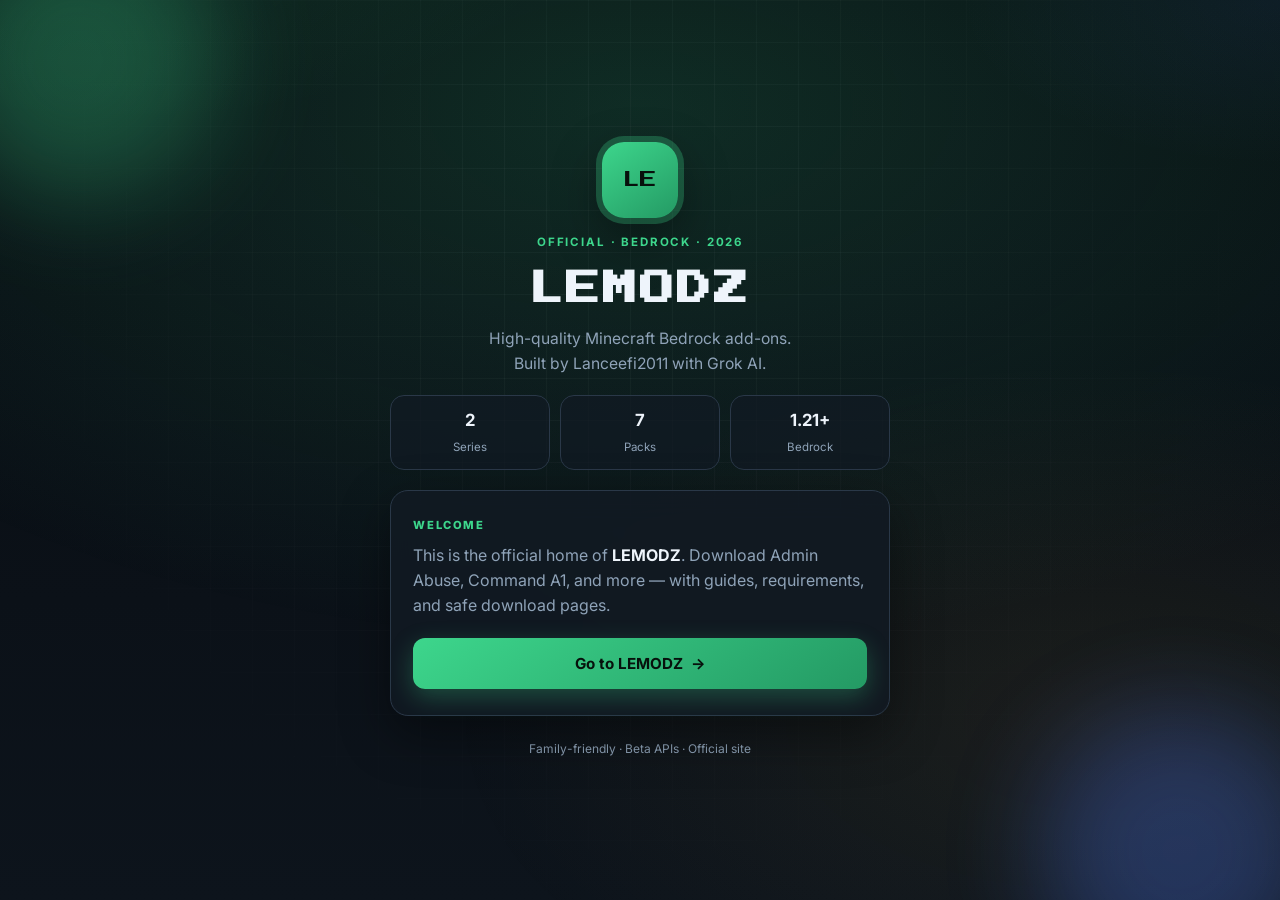
<file: index.html>
<!DOCTYPE html>
<html lang="en">
<head>
  <meta charset="UTF-8" />
  <meta name="viewport" content="width=device-width, initial-scale=1.0" />
  <title>LEMODZ — Official Website</title>
  <meta name="description" content="Official LEMODZ website. Minecraft Bedrock Edition mods by Lanceefi2011 & Grok AI." />
  <link rel="stylesheet" href="css/style.css" />
  <link rel="preconnect" href="https://fonts.googleapis.com" />
  <link rel="preconnect" href="https://fonts.gstatic.com" crossorigin />
  <link href="https://fonts.googleapis.com/css2?family=Press+Start+2P&family=Inter:wght@400;500;600;700;800&display=swap" rel="stylesheet" />
</head>
<body class="starter">
  <div class="starter-bg"></div>
  <div class="orb orb-a"></div>
  <div class="orb orb-b"></div>
  <main class="starter-content">
    <div class="logo-mark">LE</div>
    <p class="starter-kicker">Official · Bedrock · 2026</p>
    <h1 class="starter-title">LEMODZ</h1>
    <p class="starter-tagline">High-quality Minecraft Bedrock add-ons.<br>Built by Lanceefi2011 with Grok AI.</p>
    <div class="starter-stats">
      <div><strong>2</strong><span>Series</span></div>
      <div><strong>7</strong><span>Packs</span></div>
      <div><strong>1.21+</strong><span>Bedrock</span></div>
    </div>
    <div class="starter-card">
      <p class="welcome-label">Welcome</p>
      <p class="welcome-text">
        This is the official home of <strong>LEMODZ</strong>.
        Download Admin Abuse, Command A1, and more — with guides, requirements, and safe download pages.
      </p>
      <a href="main.html" class="btn btn-primary btn-go">
        Go to LEMODZ
        <span class="btn-arrow">→</span>
      </a>
    </div>
    <p class="starter-footer">Family-friendly · Beta APIs · Official site</p>
  </main>
</body>
</html>
</file>
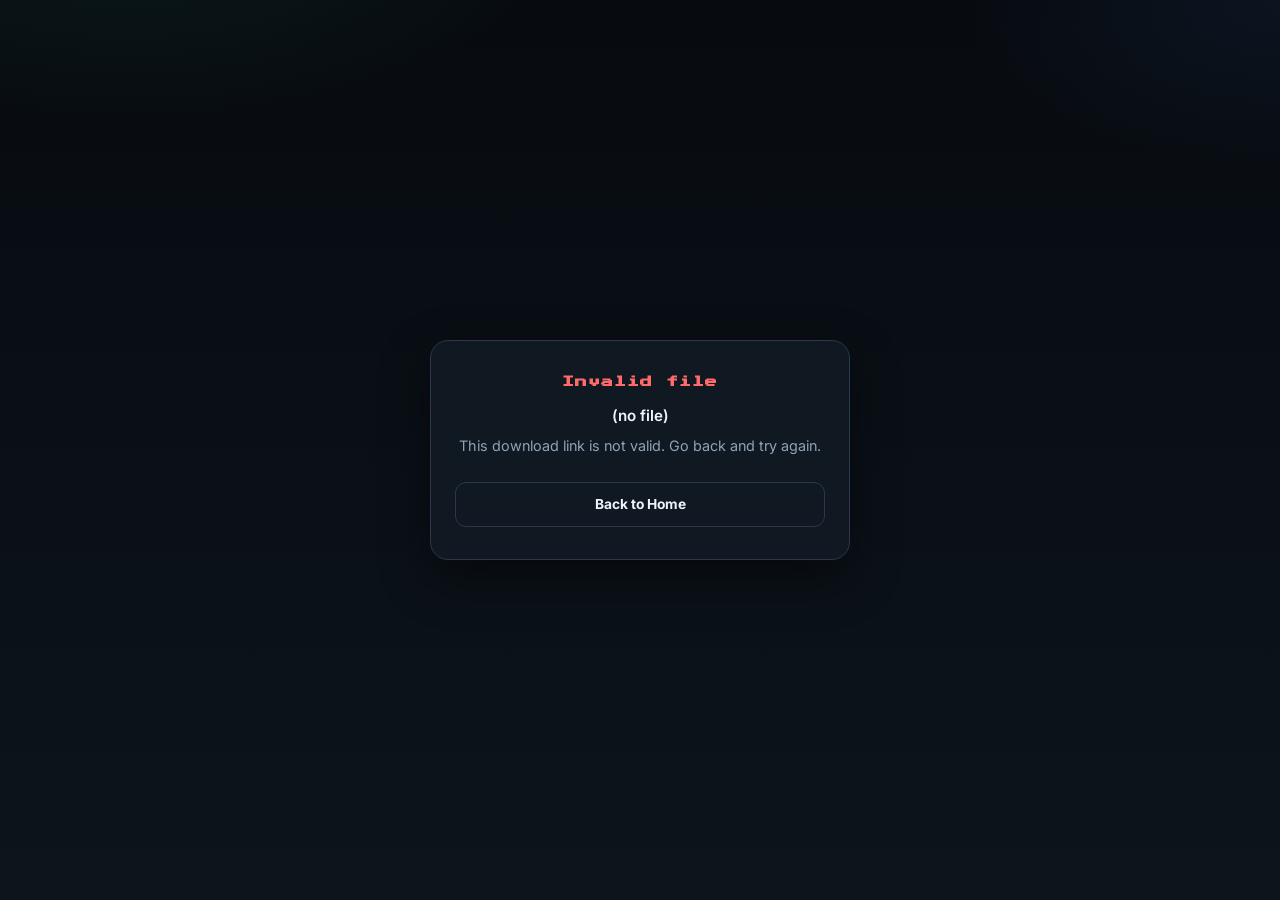
<file: download.html>
<!DOCTYPE html>
<html lang="en">
<head>
  <meta charset="UTF-8" />
  <meta name="viewport" content="width=device-width, initial-scale=1.0" />
  <title>LEMODZ — Downloading…</title>
  <link rel="stylesheet" href="css/style.css" />
  <link rel="preconnect" href="https://fonts.googleapis.com" />
  <link rel="preconnect" href="https://fonts.gstatic.com" crossorigin />
  <link href="https://fonts.googleapis.com/css2?family=Press+Start+2P&family=Inter:wght@400;600;700&display=swap" rel="stylesheet" />
  <style>
    .dl-page { min-height: 100vh; display: flex; align-items: center; justify-content: center; padding: 2rem 1.25rem; text-align: center; }
    .dl-card { background: var(--bg-card); border: 1px solid var(--border); border-radius: var(--radius); padding: 2rem 1.5rem; max-width: 420px; width: 100%; box-shadow: var(--shadow); }
    .dl-spinner { width: 48px; height: 48px; margin: 0 auto 1.25rem; border: 3px solid var(--border); border-top-color: var(--accent); border-radius: 50%; animation: spin 0.8s linear infinite; }
    @keyframes spin { to { transform: rotate(360deg); } }
    .dl-title { font-family: var(--pixel); font-size: 0.75rem; letter-spacing: 1px; margin-bottom: 0.75rem; color: var(--accent); }
    .dl-file { color: var(--text); font-weight: 600; font-size: 0.95rem; margin-bottom: 0.5rem; word-break: break-all; }
    .dl-status { color: var(--text-muted); font-size: 0.9rem; margin-bottom: 1.5rem; }
    .dl-actions { display: flex; flex-direction: column; gap: 0.65rem; }
    .dl-actions .btn { width: 100%; }
    .dl-error .dl-title { color: var(--danger); }
    .dl-done .dl-spinner { display: none; }
  </style>
</head>
<body>
  <div class="dl-page">
    <div class="dl-card" id="dl-card">
      <div class="dl-spinner" id="dl-spinner"></div>
      <h1 class="dl-title" id="dl-title">Preparing download</h1>
      <p class="dl-file" id="dl-file">…</p>
      <p class="dl-status" id="dl-status">Please wait a moment…</p>
      <div class="dl-actions">
        <a class="btn btn-download" id="dl-manual" href="#" style="display:none">Download again</a>
        <a class="btn btn-outline" href="main.html">Back to Home</a>
      </div>
    </div>
  </div>
  <script>
(function () {
  var ALLOWED = {
    "LEAdminAbuse-v1.1.0.mcaddon": true,
    "LEAdminAbuse_V1.1.0_Guide.xlsx": true,
    "LEAdminAbuse-v1.0.2.mcaddon": true,
    "LEAdminAbuse_V1.0.2_Guide.xlsx": true,
    "LEAdminAbuse-v1.0.1.mcaddon": true,
    "LEAdminAbuse_V1.0.1_Guide.xlsx": true,
    "LEAdminAbuse-v1.0.0.mcaddon": true,
    "LEAdminAbuse_V1.0.0_Guide.xlsx": true,
    "Commands_A1_v1.0.1.mcaddon": true,
    "Commands_A1_v1.0.1_Guide.xlsx": true,
    "Commands_A1_v1.0.0.mcaddon": true,
    "Commands_A1_v1.0.0_Guide.xlsx": true
  };

  var params = new URLSearchParams(window.location.search);
  var file = params.get("file") || "";
  var card = document.getElementById("dl-card");
  var title = document.getElementById("dl-title");
  var fileEl = document.getElementById("dl-file");
  var status = document.getElementById("dl-status");
  var manual = document.getElementById("dl-manual");

  fileEl.textContent = file || "(no file)";

  if (!file || !ALLOWED[file]) {
    card.classList.add("dl-error");
    title.textContent = "Invalid file";
    status.textContent = "This download link is not valid. Go back and try again.";
    document.getElementById("dl-spinner").style.display = "none";
    return;
  }

  var href = "downloads/" + encodeURIComponent(file);

  function startDownload() {
    var a = document.createElement("a");
    a.href = href;
    a.download = file;
    a.style.display = "none";
    document.body.appendChild(a);
    a.click();
    document.body.removeChild(a);

    card.classList.add("dl-done");
    title.textContent = "Download started";
    status.textContent = "Check your browser downloads. If nothing started, use the button below.";
    manual.href = href;
    manual.setAttribute("download", file);
    manual.style.display = "inline-flex";
  }

  setTimeout(startDownload, 900);
})();
  </script>
</body>
</html>
</file>
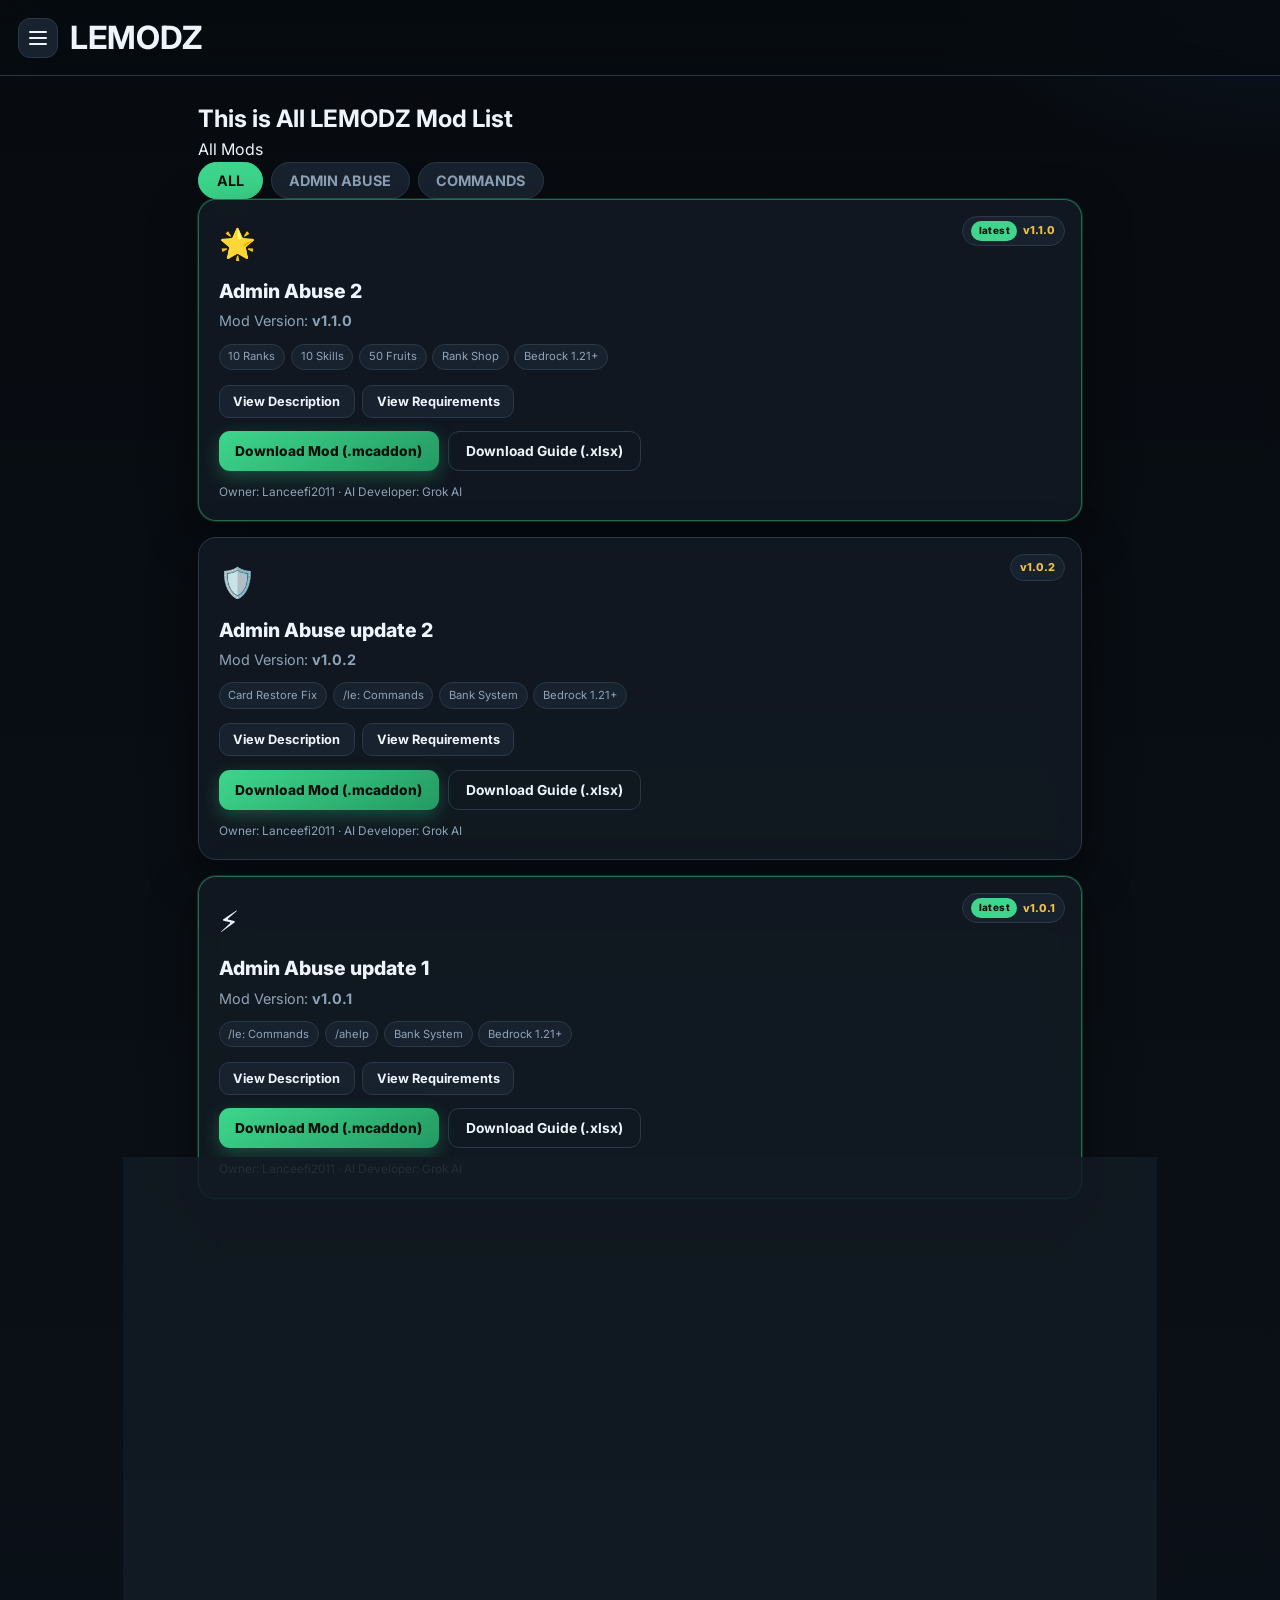
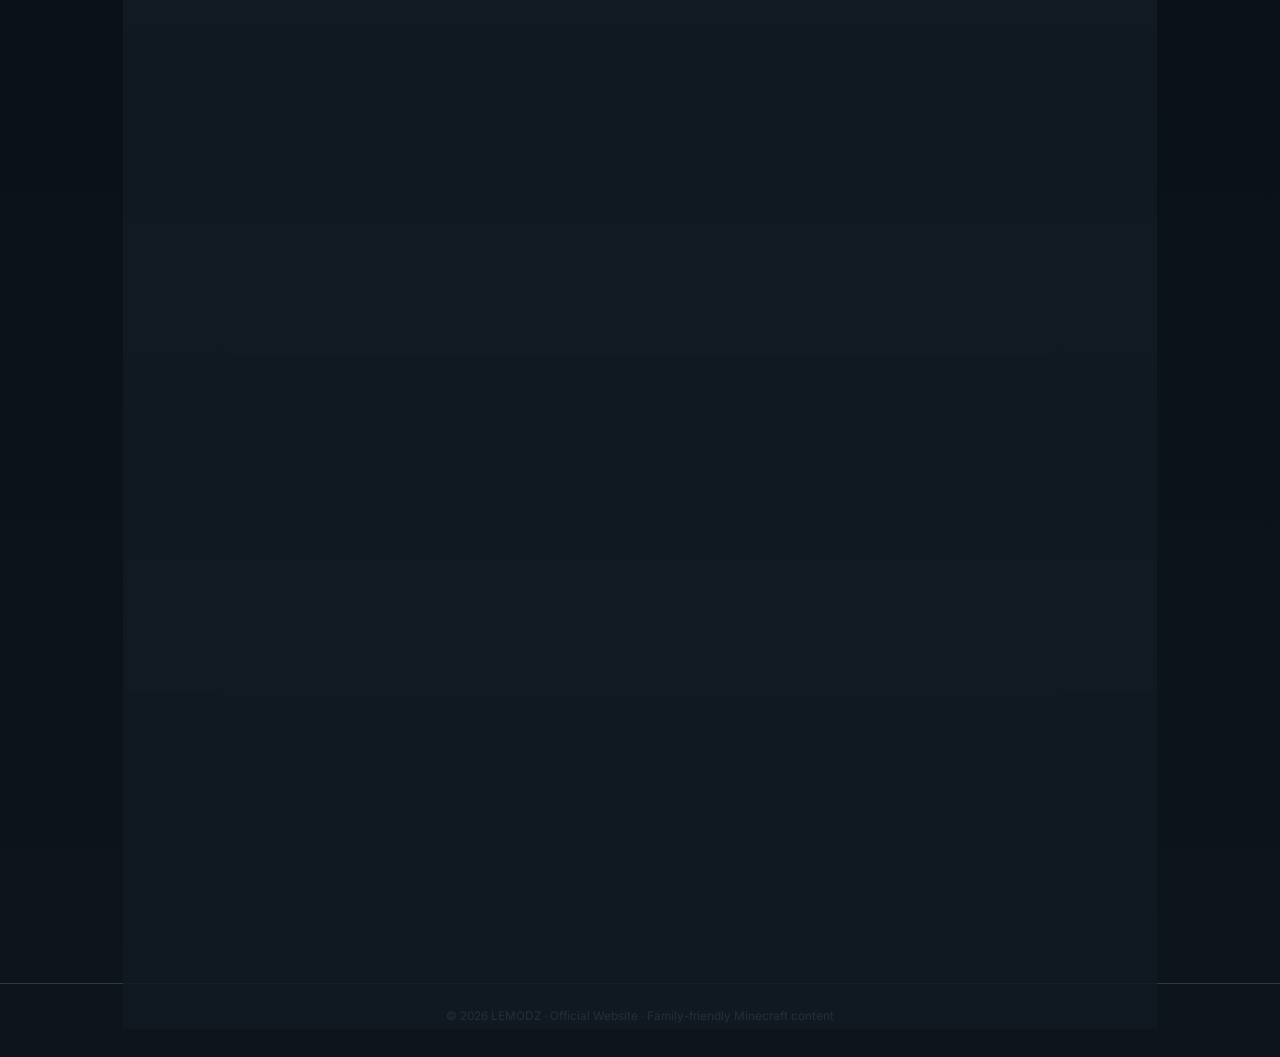
<file: main.html>
<!DOCTYPE html>
<html lang="en">
<head>
  <meta charset="UTF-8" />
  <meta name="viewport" content="width=device-width, initial-scale=1.0" />
  <title>LEMODZ — Mods</title>
  <meta name="description" content="LEMODZ mod list. Download LE Admin Abuse and more Minecraft Bedrock add-ons." />
  <link rel="stylesheet" href="css/style.css" />
  <link rel="preconnect" href="https://fonts.googleapis.com" />
  <link rel="preconnect" href="https://fonts.gstatic.com" crossorigin />
  <link href="https://fonts.googleapis.com/css2?family=Press+Start+2P&family=Inter:wght@400;600;700&display=swap" rel="stylesheet" />
  <style>
    .mod-badge { display: flex; gap: 0.35rem; align-items: center; width: max-content; }
    .pill-latest { background: var(--accent); color: #07110c; padding: 0.15rem 0.45rem; border-radius: 999px; font-size: 0.62rem; font-weight: 800; letter-spacing: 0.04em; text-transform: lowercase; }
    .pill-ver { color: var(--gold); font-size: 0.68rem; font-weight: 800; }
  </style>
</head>
<body>
  <div id="menu-overlay" class="menu-overlay"></div>
  <nav id="side-menu" class="side-menu" aria-label="Main menu">
    <div class="side-menu-header">
      <span class="side-logo">LEMODZ</span>
      <button id="menu-close" class="icon-btn" aria-label="Close menu">✕</button>
    </div>
    <ul class="menu-list">
      <li><a href="#" data-page="home" class="menu-link active">Home</a></li>
      <li><a href="#" data-page="about" class="menu-link">About</a></li>
    </ul>
    <div class="side-menu-footer"><p>LEMODZ site</p></div>
  </nav>
  <header class="top-bar">
    <button id="menu-open" class="icon-btn menu-btn" aria-label="Open menu"><span class="hamburger"></span></button>
    <h1 class="page-title">LEMODZ</h1>
    <div class="top-spacer"></div>
  </header>
  <main class="main-content">
    <section id="page-home" class="page-section active">
      <div class="section-header">
        <h2>This is All LEMODZ Mod List</h2>
        <p class="section-sub">All Mods</p>
      </div>

      <div class="category-tabs" role="tablist" aria-label="Mod categories">
        <button type="button" class="category-tab active" data-category="all" role="tab" aria-selected="true">ALL</button>
        <button type="button" class="category-tab" data-category="adminabuse" role="tab" aria-selected="false">ADMIN ABUSE</button>
        <button type="button" class="category-tab" data-category="commands" role="tab" aria-selected="false">COMMANDS</button>
      </div>

      <div class="category-panel active" id="category-adminabuse" role="tabpanel">
        <div class="mod-grid">
          <article class="mod-card featured">
            <div class="mod-badge"><span class="pill-latest">latest</span><span class="pill-ver">v1.1.0</span></div>
            <div class="mod-icon">🌟</div>
            <h3 class="mod-name">Admin Abuse 2</h3>
            <p class="mod-version">Mod Version: <strong>v1.1.0</strong></p>
            <ul class="mod-tags"><li>10 Ranks</li><li>10 Skills</li><li>50 Fruits</li><li>Rank Shop</li><li>Bedrock 1.21+</li></ul>
            <div class="info-actions">
              <button type="button" class="btn btn-ghost info-btn" data-kind="desc">View Description</button>
              <button type="button" class="btn btn-ghost info-btn" data-kind="req">View Requirements</button>
            </div>
            <div class="mod-desc-content" hidden><p><strong>Major update.</strong> 10 ranks (recruit → owner) + staff tags, 10 skills (0–10), Rank Shop (1000 products), Item Shop (50 tools/gear/trolls), Fruit Shop (50 Blox-style fruits with abilities), daily rewards, bank system, and Owner/Admin power via <code>control</code> tag. Help: <strong>/le:ahelp</strong> or <strong>/ahelp</strong>.</p></div>
            <div class="mod-req-content" hidden><h4>Requirements</h4><ul><li>Minecraft Bedrock Edition 1.21+</li><li>Experiments → <strong>Beta APIs</strong> = ON</li><li>Import <code>LEAdminAbuse-v1.1.0.mcaddon</code></li><li>Enable Behavior Pack + Resource Pack</li></ul><h4>How to use</h4><ol><li>Join the world.</li><li>Run <code>/tag @s add control</code></li><li>Run <code>/le:setrank @s owner</code></li><li>Open help with <code>/le:ahelp</code> or <code>/ahelp</code></li></ol></div>
            <div class="mod-actions">
              <button type="button" class="btn btn-download loot-btn" data-loot="https://lootdest.org/s?Aq2HBika" data-label="Admin Abuse 2 v1.1.0 — Mod (.mcaddon)">Download Mod (.mcaddon)</button>
              <button type="button" class="btn btn-outline loot-btn" data-loot="https://loot-link.com/s?073ShIJF" data-label="Admin Abuse 2 v1.1.0 — Guide (.xlsx)">Download Guide (.xlsx)</button>
            </div>
            <p class="mod-meta">Owner: Lanceefi2011 · AI Developer: Grok AI</p>
          </article>

          <article class="mod-card">
            <div class="mod-badge">v1.0.2</div>
            <div class="mod-icon">🛡️</div>
            <h3 class="mod-name">Admin Abuse update 2</h3>
            <p class="mod-version">Mod Version: <strong>v1.0.2</strong></p>
            <ul class="mod-tags"><li>Card Restore Fix</li><li>/le: Commands</li><li>Bank System</li><li>Bedrock 1.21+</li></ul>
            <div class="info-actions">
              <button type="button" class="btn btn-ghost info-btn" data-kind="desc">View Description</button>
              <button type="button" class="btn btn-ghost info-btn" data-kind="req">View Requirements</button>
            </div>
            <div class="mod-desc-content" hidden><p><strong>New restore system</strong> (checks every 0.25s). Bank cards always return to the Owner after lava/fire/cactus, item vanish, death, void/despawn/explosion, or /clear. Owner offline → queued until they join. Help: <strong>/le:ahelp</strong> or <strong>/ahelp</strong>.</p></div>
            <div class="mod-req-content" hidden><h4>Requirements</h4><ul><li>Minecraft Bedrock Edition 1.21+</li><li>Experiments → <strong>Beta APIs</strong> = ON</li><li>Import <code>LEAdminAbuse-v1.0.2.mcaddon</code></li><li>Enable Behavior Pack + Resource Pack</li></ul><h4>How to use</h4><ol><li>Join the world.</li><li>Run <code>/tag @s add admin</code></li><li>Use <code>/le:commands</code> (or bare aliases)</li><li>Help: <code>/le:ahelp</code> or <code>/ahelp</code></li><li>Register your bank card so restore can return it to the Owner</li></ol></div>
            <div class="mod-actions">
              <button type="button" class="btn btn-download loot-btn" data-loot="https://lootdest.org/s?XNaAIJkW" data-label="Admin Abuse update 2 v1.0.2 — Mod (.mcaddon)">Download Mod (.mcaddon)</button>
              <button type="button" class="btn btn-outline loot-btn" data-loot="https://loot-link.com/s?GUbdoZqj" data-label="Admin Abuse update 2 v1.0.2 — Guide (.xlsx)">Download Guide (.xlsx)</button>
            </div>
            <p class="mod-meta">Owner: Lanceefi2011 · AI Developer: Grok AI</p>
          </article>

          <article class="mod-card featured">
            <div class="mod-badge"><span class="pill-latest">latest</span><span class="pill-ver">v1.0.1</span></div>
            <div class="mod-icon">⚡</div>
            <h3 class="mod-name">Admin Abuse update 1</h3>
            <p class="mod-version">Mod Version: <strong>v1.0.1</strong></p>
            <ul class="mod-tags"><li>/le: Commands</li><li>/ahelp</li><li>Bank System</li><li>Bedrock 1.21+</li></ul>
            <div class="info-actions">
              <button type="button" class="btn btn-ghost info-btn" data-kind="desc">View Description</button>
              <button type="button" class="btn btn-ghost info-btn" data-kind="req">View Requirements</button>
            </div>
            <div class="mod-desc-content" hidden><p>Powerful admin commands, full bank card system with Owner-Only protection, lava/death restore, shops, exchange, weather events, homes & warps. <strong>Uses /le:commands</strong> and bare aliases. Help is <strong>/le:ahelp</strong> or <strong>/ahelp</strong>.</p></div>
            <div class="mod-req-content" hidden><h4>Requirements</h4><ul><li>Minecraft Bedrock Edition 1.21+</li><li>Experiments → <strong>Beta APIs</strong> = ON</li><li>Import <code>LEAdminAbuse-v1.0.1.mcaddon</code></li><li>Enable Behavior Pack + Resource Pack</li></ul><h4>How to use</h4><ol><li>Join the world.</li><li>Run <code>/tag @s add admin</code></li><li>Commands changed from <code>!commands</code> to <code>/le:commands</code> or <code>/commands</code></li><li>Help: <code>/le:ahelp</code> or <code>/ahelp</code></li></ol></div>
            <div class="mod-actions">
              <button type="button" class="btn btn-download loot-btn" data-loot="https://lootdest.org/s?hOBlzBo7" data-label="Admin Abuse update 1 v1.0.1 — Mod (.mcaddon)">Download Mod (.mcaddon)</button>
              <button type="button" class="btn btn-outline loot-btn" data-loot="https://loot-link.com/s?PtcyBn4S" data-label="Admin Abuse update 1 v1.0.1 — Guide (.xlsx)">Download Guide (.xlsx)</button>
            </div>
            <p class="mod-meta">Owner: Lanceefi2011 · AI Developer: Grok AI</p>
          </article>

          <article class="mod-card">
            <div class="mod-badge">v1.0.0</div>
            <div class="mod-icon">🏦</div>
            <h3 class="mod-name">Admin Abuse</h3>
            <p class="mod-version">Mod Version: <strong>v1.0.0</strong></p>
            <ul class="mod-tags"><li>Admin Commands</li><li>Bank System</li><li>Weather Events</li><li>Bedrock 1.21+</li></ul>
            <div class="info-actions">
              <button type="button" class="btn btn-ghost info-btn" data-kind="desc">View Description</button>
              <button type="button" class="btn btn-ghost info-btn" data-kind="req">View Requirements</button>
            </div>
            <div class="mod-desc-content" hidden><p>Powerful admin commands, full bank card system with Owner-Only protection, lava/death restore, shops, exchange, weather events, homes & warps. Original version using !commands.</p></div>
            <div class="mod-req-content" hidden><h4>Requirements</h4><ul><li>Minecraft Bedrock Edition 1.21+</li><li>Experiments → <strong>Beta APIs</strong> = ON</li><li>Import <code>LEAdminAbuse-v1.0.0.mcaddon</code></li><li>Enable Behavior Pack + Resource Pack</li></ul><h4>How to use</h4><ol><li>Join the world.</li><li>Run <code>/tag @s add admin</code></li><li>Use original <code>!commands</code> chat commands</li></ol></div>
            <div class="mod-actions">
              <button type="button" class="btn btn-download loot-btn" data-loot="https://lootdest.org/s?IcvegjBw" data-label="Admin Abuse v1.0.0 — Mod (.mcaddon)">Download Mod (.mcaddon)</button>
              <button type="button" class="btn btn-outline loot-btn" data-loot="https://loot-link.com/s?I68lwATR" data-label="Admin Abuse v1.0.0 — Guide (.xlsx)">Download Guide (.xlsx)</button>
            </div>
            <p class="mod-meta">Owner: Lanceefi2011 · Dev AI: Grok AI</p>
          </article>
        </div>
      </div>

      <div class="category-panel active" id="category-commands" role="tabpanel">
        <div class="mod-grid">
          <article class="mod-card">
            <div class="mod-badge">v1.0.1</div>
            <div class="mod-icon">💬</div>
            <h3 class="mod-name">Commands A1 update 1</h3>
            <p class="mod-version">Mod Version: <strong>v1.0.1</strong></p>
            <ul class="mod-tags"><li>release A1</li><li>v1.0.1</li><li>Chat Display</li><li>Bedrock 1.26+</li></ul>
            <div class="info-actions">
              <button type="button" class="btn btn-ghost info-btn" data-kind="desc">View Description</button>
              <button type="button" class="btn btn-ghost info-btn" data-kind="req">View Requirements</button>
            </div>
            <div class="mod-desc-content" hidden><p>Chat Display build on top of 1.0.0. Custom chat <strong>[Tag][Rank Prestige]Name: Message</strong>, Profile / Balance / Pay UIs, form icons, unified economy storage, and hardened scripts. Same 8 staff panels, ranks, bank protect, tasks, homes, hub, crates.</p></div>
            <div class="mod-req-content" hidden><h4>Requirements</h4><ul><li>Minecraft Bedrock Edition — min engine <strong>1.26.0</strong></li><li>Script API: @minecraft/server 2.9.0 + server-ui 2.1.0</li><li>Experiments → <strong>Beta APIs</strong> = ON</li><li>Import <code>Commands_A1_v1.0.1.mcaddon</code></li><li>Enable Behavior Pack + Resource Pack</li></ul><h4>How to use</h4><ol><li>Remove 1.0.0 packs from the world (or replace them).</li><li>Import v1.0.1, enable BP + RP, turn on Beta APIs.</li><li>Rejoin — chat format applies; profiles migrate where possible.</li><li><code>/cmd:profile</code> Profile UI · <code>/cmd:balance</code> / <code>/cmd:bank</code> Bank UI · <code>/cmd:pay</code> Pay UI</li><li>Staff tags: OP O CO HA A S H M</li></ol></div>
            <div class="mod-actions">
              <button type="button" class="btn btn-download loot-btn" data-loot="https://loot-link.com/s?bPlsLYU8" data-label="Command A1 update 1 v1.0.1 — Mod (.mcaddon)">Download Mod (.mcaddon)</button>
              <button type="button" class="btn btn-outline loot-btn" data-loot="https://loot-link.com/s?Bj3GXkui" data-label="Command A1 update 1 v1.0.1 — Guide (.xlsx)">Download Guide (.xlsx)</button>
            </div>
            <p class="mod-meta">Owner: Lanceefi2011 · AI Developer: Grok AI</p>
          </article>

          <article class="mod-card">
            <div class="mod-badge">v1.0.0</div>
            <div class="mod-icon">📋</div>
            <h3 class="mod-name">Commands A1</h3>
            <p class="mod-version">Mod Version: <strong>v1.0.0</strong></p>
            <ul class="mod-tags"><li>release A1</li><li>v1.0.0</li><li>8 Panels</li><li>Bedrock 1.26+</li></ul>
            <div class="info-actions">
              <button type="button" class="btn btn-ghost info-btn" data-kind="desc">View Description</button>
              <button type="button" class="btn btn-ghost info-btn" data-kind="req">View Requirements</button>
            </div>
            <div class="mod-desc-content" hidden><p>Base release. Eight separate staff panels (OP → Member), 20 ranks × 6 prestige, economy with bank card protection, tasks, homes, hub, crates. Commands use <code>/cmd:</code>. Beta APIs required. Min engine 1.26.0.</p></div>
            <div class="mod-req-content" hidden><h4>Requirements</h4><ul><li>Minecraft Bedrock Edition — min engine <strong>1.26.0</strong></li><li>Script API: @minecraft/server 2.9.0 + server-ui 2.1.0</li><li>Experiments → <strong>Beta APIs</strong> = ON</li><li>Import <code>Commands_A1_v1.0.0.mcaddon</code></li><li>Enable Behavior Pack + Resource Pack</li></ul><h4>How to use</h4><ol><li>Remove any older Commands packs from the world.</li><li>Import the pack, enable BP + RP, turn on Beta APIs.</li><li>Join — Member Panel item + Bank Card on first spawn.</li><li>Open panels with items or <code>/cmd:operatorpanel</code> … <code>/cmd:memberpanel</code></li><li>Help: <code>/cmd:cmdhelp</code> · Menu: <code>/cmd:menu</code></li></ol></div>
            <div class="mod-actions">
              <button type="button" class="btn btn-download loot-btn" data-loot="https://loot-link.com/s?z2WrbuSp" data-label="Command A1 v1.0.0 — Mod (.mcaddon)">Download Mod (.mcaddon)</button>
              <button type="button" class="btn btn-outline loot-btn" data-loot="https://lootdest.org/s?7d3BBjTE" data-label="Command A1 v1.0.0 — Guide (.xlsx)">Download Guide (.xlsx)</button>
            </div>
            <p class="mod-meta">Owner: Lanceefi2011 · AI Developer: Grok AI</p>
          </article>

          <article class="mod-card">
            <div class="mod-badge">pre-release A1</div>
            <div class="mod-icon">⌨️</div>
            <h3 class="mod-name">LECommands</h3>
            <p class="mod-version">Mod Version: <strong>pre-release A1</strong></p>
            <ul class="mod-tags"><li>pre-release A1</li><li>Commands</li><li>Bedrock 1.21+</li></ul>
            <div class="info-actions">
              <button type="button" class="btn btn-ghost info-btn" data-kind="desc">View Description</button>
              <button type="button" class="btn btn-ghost info-btn" data-kind="req">View Requirements</button>
            </div>
            <div class="mod-desc-content" hidden><p><strong>LECommands</strong> pre-release. Command-focused Minecraft Bedrock add-on from LEMODZ. Early access build — more features coming soon.</p></div>
            <div class="mod-req-content" hidden><h4>Requirements</h4><ul><li>Minecraft Bedrock Edition 1.21+</li><li>Experiments → <strong>Beta APIs</strong> = ON</li><li>Import <code>LECommands.mcaddon</code></li><li>Enable Behavior Pack + Resource Pack</li></ul><h4>How to use</h4><ol><li>Import the pre-release pack into your world.</li><li>Enable BP + RP and Beta APIs.</li><li>Rejoin and test commands. This is an early access build.</li></ol></div>
            <div class="mod-actions">
              <button type="button" class="btn btn-download loot-btn" data-loot="https://lootdest.org/s?N1EeJsRT" data-label="LECommands pre-release A1 — Mod (.mcaddon)">Download Mod (.mcaddon)</button>
            </div>
            <p class="mod-meta">Owner: Lanceefi2011 · AI Developer: Grok AI</p>
          </article>
        </div>
      </div>
    </section>
    <section id="page-about" class="page-section">
      <div class="section-header">
        <h2>About LEMODZ</h2>
        <p class="section-sub">Who we are</p>
      </div>
      <div class="about-card">
        <p><strong>LEMODZ</strong> is the official brand for high-quality Minecraft Bedrock Edition add-ons created by <strong>Lanceefi2011</strong> (Owner) with development support from <strong>Grok AI</strong>.</p>
        <p>Our goal is to deliver fun, stable, and feature-rich mods — from admin tools and economy systems to creative weather events — all built for Bedrock with Beta APIs.</p>
        <h3>Credits</h3>
        <p>Owner: Lanceefi2011 (Minecraft GameTag)<br />Developer AI: Grok AI<br />Platform: Minecraft Bedrock Edition</p>
      </div>
    </section>
  </main>
  <footer class="site-footer">
    <p>© 2026 LEMODZ · Official Website · Family-friendly Minecraft content</p>
  </footer>
  <div id="loot-overlay" class="loot-overlay" hidden></div>
  <div id="loot-modal" class="loot-modal" role="dialog" aria-modal="true" aria-labelledby="loot-modal-title" hidden>
    <button type="button" class="loot-close" id="loot-close" aria-label="Close">✕</button>
    <p class="loot-eyebrow">Download method</p>
    <h2 id="loot-modal-title" class="loot-title">Choose how to download</h2>
    <p class="loot-file" id="loot-file-label">—</p>
    <a id="loot-continue" class="btn btn-download loot-continue" href="#" target="_blank" rel="noopener noreferrer">Continue Downloading Using LootLabs</a>
    <p class="loot-note">Complete the short steps, then your file will start downloading.</p>
  </div>
  <div id="info-overlay" class="loot-overlay" hidden></div>
  <div id="info-modal" class="info-modal" role="dialog" aria-modal="true" aria-labelledby="info-modal-title" hidden>
    <button type="button" class="loot-close" id="info-close" aria-label="Close">✕</button>
    <p class="loot-eyebrow" id="info-eyebrow">Details</p>
    <h2 id="info-modal-title" class="loot-title">—</h2>
    <div id="info-modal-body" class="info-modal-body"></div>
  </div>
  <script src="js/app.js"></script>
</body>
</html>
</file>
<file: css/style.css>
/* ========== LEMODZ Official Site ========== */
:root {
  --bg: #070b10;
  --bg-2: #0d141c;
  --bg-card: rgba(18, 26, 36, 0.86);
  --bg-elevated: #18222e;
  --border: #2a3848;
  --text: #eef4fb;
  --text-muted: #8fa3b8;
  --accent: #3dd68c;
  --accent-dim: #249a64;
  --accent-glow: rgba(61, 214, 140, 0.28);
  --gold: #f0c14b;
  --danger: #ff6b6b;
  --radius: 18px;
  --font: "Inter", system-ui, sans-serif;
  --pixel: "Press Start 2P", monospace;
  --shadow: 0 18px 50px rgba(0, 0, 0, 0.42);
}

*, *::before, *::after { box-sizing: border-box; margin: 0; padding: 0; }
html { scroll-behavior: smooth; }
body {
  font-family: var(--font);
  background:
    radial-gradient(900px 420px at 10% -10%, rgba(61, 214, 140, 0.08), transparent 50%),
    radial-gradient(700px 360px at 100% 0%, rgba(80, 140, 255, 0.07), transparent 46%),
    linear-gradient(180deg, var(--bg) 0%, var(--bg-2) 100%);
  color: var(--text); min-height: 100vh; line-height: 1.55; overflow-x: hidden;
}
a { color: inherit; text-decoration: none; }
code { background: var(--bg-elevated); padding: 2px 6px; border-radius: 5px; font-size: 0.88em; color: var(--accent); }
.sr-only { position: absolute; width: 1px; height: 1px; overflow: hidden; clip: rect(0,0,0,0); }

body.starter { display: flex; align-items: center; justify-content: center; min-height: 100vh; position: relative; }
.starter-bg { position: fixed; inset: 0; background: radial-gradient(ellipse 80% 60% at 50% 12%, rgba(61,214,140,0.16), transparent), radial-gradient(ellipse 50% 40% at 85% 80%, rgba(240,193,75,0.07), transparent); z-index: 0; }
.starter-bg::after { content: ""; position: absolute; inset: 0; background-image: linear-gradient(rgba(255,255,255,0.03) 1px, transparent 1px), linear-gradient(90deg, rgba(255,255,255,0.03) 1px, transparent 1px); background-size: 42px 42px; mask-image: radial-gradient(circle at 50% 30%, #000 20%, transparent 75%); }
.orb { position: fixed; width: 280px; height: 280px; border-radius: 50%; filter: blur(50px); opacity: 0.28; z-index: 0; pointer-events: none; }
.orb-a { background: #3dd68c; top: -80px; left: -60px; }
.orb-b { background: #4f7cff; bottom: -90px; right: -40px; }
.starter-content { position: relative; z-index: 1; text-align: center; padding: 2rem 1.25rem; max-width: 540px; width: 100%; }
.logo-mark { width: 76px; height: 76px; margin: 0 auto 1rem; background: linear-gradient(145deg, var(--accent), var(--accent-dim)); border-radius: 22px; display: flex; align-items: center; justify-content: center; font-family: var(--pixel); font-size: 1.05rem; color: #07110c; box-shadow: 0 0 0 6px var(--accent-glow), var(--shadow); }
.starter-kicker { color: var(--accent); font-size: 0.72rem; letter-spacing: 0.16em; text-transform: uppercase; font-weight: 700; margin-bottom: 0.7rem; }
.starter-title { font-family: var(--pixel); font-size: clamp(1.5rem, 6vw, 2.15rem); letter-spacing: 3px; margin-bottom: 0.7rem; }
.starter-tagline { color: var(--text-muted); font-size: 0.98rem; margin-bottom: 1.2rem; }
.starter-stats { display: grid; grid-template-columns: repeat(3, 1fr); gap: 0.6rem; margin-bottom: 1.25rem; }
.starter-stats div { background: rgba(18,26,36,0.7); border: 1px solid var(--border); border-radius: 14px; padding: 0.7rem 0.4rem; }
.starter-stats strong { display: block; font-size: 1.05rem; }
.starter-stats span { color: var(--text-muted); font-size: 0.72rem; }
.starter-card { background: var(--bg-card); border: 1px solid var(--border); border-radius: var(--radius); padding: 1.6rem 1.4rem; box-shadow: var(--shadow); text-align: left; backdrop-filter: blur(16px); }
.welcome-label { font-size: 0.7rem; text-transform: uppercase; letter-spacing: 0.14em; color: var(--accent); font-weight: 800; margin-bottom: 0.55rem; }
.welcome-text { color: var(--text-muted); margin-bottom: 1.3rem; }
.welcome-text strong { color: var(--text); }
.btn { display: inline-flex; align-items: center; justify-content: center; gap: 0.5rem; padding: 0.85rem 1.4rem; border-radius: 12px; font-weight: 700; font-size: 0.95rem; border: none; cursor: pointer; transition: transform 0.15s ease, box-shadow 0.15s ease, background 0.15s ease, border-color 0.15s ease; }
.btn-primary { background: linear-gradient(145deg, var(--accent), var(--accent-dim)); color: #07110c; width: 100%; box-shadow: 0 8px 24px var(--accent-glow); }
.btn-primary:hover { transform: translateY(-2px); }
.btn-arrow { transition: transform 0.15s ease; }
.btn-primary:hover .btn-arrow { transform: translateX(4px); }
.starter-footer { margin-top: 1.5rem; font-size: 0.75rem; color: var(--text-muted); }

.top-bar { position: sticky; top: 0; z-index: 50; display: flex; align-items: center; gap: 0.75rem; padding: 0.8rem 1.1rem; background: rgba(7, 11, 16, 0.82); backdrop-filter: blur(16px); border-bottom: 1px solid var(--border); }
.brand { font-family: var(--pixel); font-size: 0.72rem; letter-spacing: 1px; color: var(--accent); flex: 1; }
.top-links { display: none; gap: 0.4rem; }
.top-link { color: var(--text-muted); font-weight: 700; font-size: 0.88rem; padding: 0.4rem 0.75rem; border-radius: 999px; }
.top-link.active, .top-link:hover { color: var(--text); background: var(--bg-elevated); }
.icon-btn { width: 40px; height: 40px; border-radius: 12px; border: 1px solid var(--border); background: var(--bg-elevated); color: var(--text); display: flex; align-items: center; justify-content: center; cursor: pointer; }
.menu-btn .hamburger, .menu-btn .hamburger::before, .menu-btn .hamburger::after { display: block; width: 18px; height: 2px; background: var(--text); border-radius: 1px; position: relative; }
.menu-btn .hamburger::before, .menu-btn .hamburger::after { content: ""; position: absolute; left: 0; }
.menu-btn .hamburger::before { top: -6px; }
.menu-btn .hamburger::after { top: 6px; }
.side-menu { position: fixed; top: 0; left: 0; width: min(280px, 85vw); height: 100vh; background: #101820; border-right: 1px solid var(--border); z-index: 100; transform: translateX(-100%); transition: transform 0.28s ease; display: flex; flex-direction: column; }
.side-menu.open { transform: translateX(0); }
.side-menu-header { display: flex; align-items: center; justify-content: space-between; padding: 1rem 1.1rem; border-bottom: 1px solid var(--border); }
.side-logo { font-family: var(--pixel); font-size: 0.66rem; color: var(--accent); }
.menu-list { list-style: none; padding: 1rem 0.75rem; flex: 1; }
.menu-list li { margin-bottom: 0.35rem; }
.menu-link { display: block; padding: 0.75rem 1rem; border-radius: 12px; color: var(--text-muted); font-weight: 700; }
.menu-link:hover, .menu-link.active { background: var(--bg-elevated); color: var(--accent); }
.side-menu-footer { padding: 1rem 1.25rem; border-top: 1px solid var(--border); font-size: 0.75rem; color: var(--text-muted); }
.menu-overlay { position: fixed; inset: 0; background: rgba(0,0,0,0.58); z-index: 90; opacity: 0; visibility: hidden; transition: 0.25s ease; }
.menu-overlay.visible { opacity: 1; visibility: visible; }
.main-content { max-width: 920px; margin: 0 auto; padding: 1.5rem 1.15rem 3rem; }
.page-section { display: none; }
.page-section.active { display: block; animation: fadeIn 0.28s ease; }
@keyframes fadeIn { from { opacity: 0; transform: translateY(8px); } to { opacity: 1; transform: none; } }
.hero { background: linear-gradient(180deg, rgba(61,214,140,0.10), rgba(18,26,36,0.4)); border: 1px solid var(--border); border-radius: 22px; padding: 1.4rem 1.25rem 1.25rem; margin-bottom: 1.2rem; box-shadow: var(--shadow); }
.hero.compact { padding: 1.1rem 1.2rem; }
.hero-kicker { color: var(--accent); font-size: 0.72rem; letter-spacing: 0.14em; text-transform: uppercase; font-weight: 800; margin-bottom: 0.4rem; }
.hero h2 { font-size: 1.55rem; margin-bottom: 0.35rem; }
.hero-copy { color: var(--text-muted); }
.hero-pills { display: flex; flex-wrap: wrap; gap: 0.4rem; margin-top: 0.85rem; }
.hero-pills span { border: 1px solid var(--border); background: rgba(7,11,16,0.45); border-radius: 999px; padding: 0.25rem 0.65rem; font-size: 0.75rem; color: var(--text-muted); }
.toolbar { display: flex; flex-direction: column; gap: 0.75rem; margin-bottom: 0.7rem; }
.category-tabs { display: flex; flex-wrap: wrap; gap: 0.5rem; }
.category-tab { font-family: var(--font); font-size: 0.9rem; font-weight: 700; padding: 0.55rem 1.1rem; border-radius: 999px; border: 1px solid var(--border); background: var(--bg-elevated); color: var(--text-muted); cursor: pointer; }
.category-tab:hover { color: var(--text); border-color: var(--accent-dim); }
.category-tab.active { background: var(--accent); border-color: var(--accent); color: #07110c; }
.search-wrap input { width: 100%; border: 1px solid var(--border); background: rgba(18,26,36,0.8); color: var(--text); border-radius: 12px; padding: 0.7rem 0.9rem; font: inherit; }
.search-wrap input:focus { outline: 2px solid var(--accent-dim); }
.result-count { color: var(--text-muted); font-size: 0.82rem; margin-bottom: 0.9rem; }
.category-panel { display: none; }
.category-panel.active { display: block; animation: fadeIn 0.28s ease; }
.mod-grid { display: grid; gap: 1rem; }
.mod-card { position: relative; background: var(--bg-card); border: 1px solid var(--border); border-radius: var(--radius); padding: 1.35rem 1.2rem 1.2rem; box-shadow: var(--shadow); backdrop-filter: blur(12px); transition: transform 0.18s ease, border-color 0.18s ease; }
.mod-card:hover { transform: translateY(-3px); border-color: #3a8f68; }
.mod-card.featured { border-color: rgba(61,214,140,0.45); box-shadow: 0 0 0 1px rgba(61,214,140,0.18), var(--shadow); }
.mod-badge { position: absolute; top: 1rem; right: 1rem; background: var(--bg-elevated); border: 1px solid var(--border); color: var(--gold); font-size: 0.68rem; font-weight: 800; padding: 0.25rem 0.55rem; border-radius: 999px; }
.mod-icon { font-size: 1.85rem; margin-bottom: 0.55rem; }
.mod-name { font-size: 1.22rem; font-weight: 800; margin-bottom: 0.25rem; }
.mod-version { color: var(--text-muted); font-size: 0.9rem; margin-bottom: 0.7rem; }
.mod-tags { display: flex; flex-wrap: wrap; gap: 0.35rem; list-style: none; margin-bottom: 0.9rem; }
.mod-tags li { background: var(--bg-elevated); border: 1px solid var(--border); padding: 0.22rem 0.55rem; border-radius: 999px; font-size: 0.7rem; color: var(--text-muted); }
.info-actions { display: flex; flex-wrap: wrap; gap: 0.45rem; margin-bottom: 0.85rem; }
.btn-ghost { background: var(--bg-elevated); border: 1px solid var(--border); color: var(--text); padding: 0.5rem 0.85rem; border-radius: 10px; font-weight: 700; font-size: 0.8rem; }
.btn-ghost:hover { border-color: var(--accent); color: var(--accent); }
.mod-actions { display: flex; flex-wrap: wrap; gap: 0.55rem; margin-bottom: 0.75rem; }
.btn-download { background: linear-gradient(145deg, var(--accent), var(--accent-dim)); color: #07110c; padding: 0.68rem 1.05rem; border-radius: 11px; font-weight: 800; font-size: 0.86rem; box-shadow: 0 6px 18px var(--accent-glow); }
.btn-download:hover { transform: translateY(-1px); }
.btn-outline { background: transparent; border: 1px solid var(--border); color: var(--text); padding: 0.68rem 1.05rem; border-radius: 11px; font-weight: 700; font-size: 0.86rem; }
.btn-outline:hover { border-color: var(--accent); color: var(--accent); }
.mod-meta { font-size: 0.74rem; color: var(--text-muted); }
.about-card { background: var(--bg-card); border: 1px solid var(--border); border-radius: var(--radius); padding: 1.4rem 1.25rem; box-shadow: var(--shadow); }
.about-card p { color: var(--text-muted); margin-bottom: 1rem; }
.about-card p strong { color: var(--text); }
.about-card h3 { font-size: 1rem; margin: 1.1rem 0 0.45rem; color: var(--accent); }
.site-footer { text-align: center; padding: 1.4rem 1rem 2rem; font-size: 0.74rem; color: var(--text-muted); border-top: 1px solid var(--border); }
button.btn { font-family: inherit; appearance: none; cursor: pointer; }
.loot-overlay { position: fixed; inset: 0; background: rgba(0,0,0,0.68); z-index: 200; }
.loot-modal, .info-modal { position: fixed; left: 50%; top: 50%; transform: translate(-50%, -50%); z-index: 210; width: min(440px, calc(100vw - 2rem)); background: #121a24; border: 1px solid var(--border); border-radius: var(--radius); padding: 1.45rem 1.3rem 1.25rem; box-shadow: var(--shadow); }
.loot-modal { text-align: center; }
.info-modal { text-align: left; max-height: min(80vh, 640px); overflow: auto; }
.loot-close { position: absolute; top: 0.65rem; right: 0.65rem; width: 36px; height: 36px; border-radius: 10px; border: 1px solid var(--border); background: var(--bg-elevated); color: var(--text); cursor: pointer; }
.loot-eyebrow { font-size: 0.7rem; text-transform: uppercase; letter-spacing: 0.12em; color: var(--accent); font-weight: 800; margin-bottom: 0.4rem; }
.loot-title { font-size: 1.12rem; font-weight: 800; margin-bottom: 0.45rem; }
.loot-file { color: var(--text-muted); font-size: 0.86rem; margin-bottom: 1.05rem; word-break: break-word; }
.loot-continue { width: 100%; margin-bottom: 0.7rem; }
.loot-note { font-size: 0.75rem; color: var(--text-muted); }
.info-modal-body { color: var(--text-muted); font-size: 0.92rem; }
.info-modal-body h4 { color: var(--accent); font-size: 0.95rem; margin: 0.9rem 0 0.4rem; }
.info-modal-body p, .info-modal-body ul, .info-modal-body ol { margin-bottom: 0.7rem; }
.info-modal-body ul, .info-modal-body ol { padding-left: 1.2rem; }
.info-modal-body li { margin-bottom: 0.3rem; }
@media (min-width: 720px) {
  .top-links { display: flex; }
  .toolbar { flex-direction: row; align-items: center; justify-content: space-between; }
  .search-wrap { width: 260px; }
  .mod-actions { flex-wrap: nowrap; }
}
</file>
